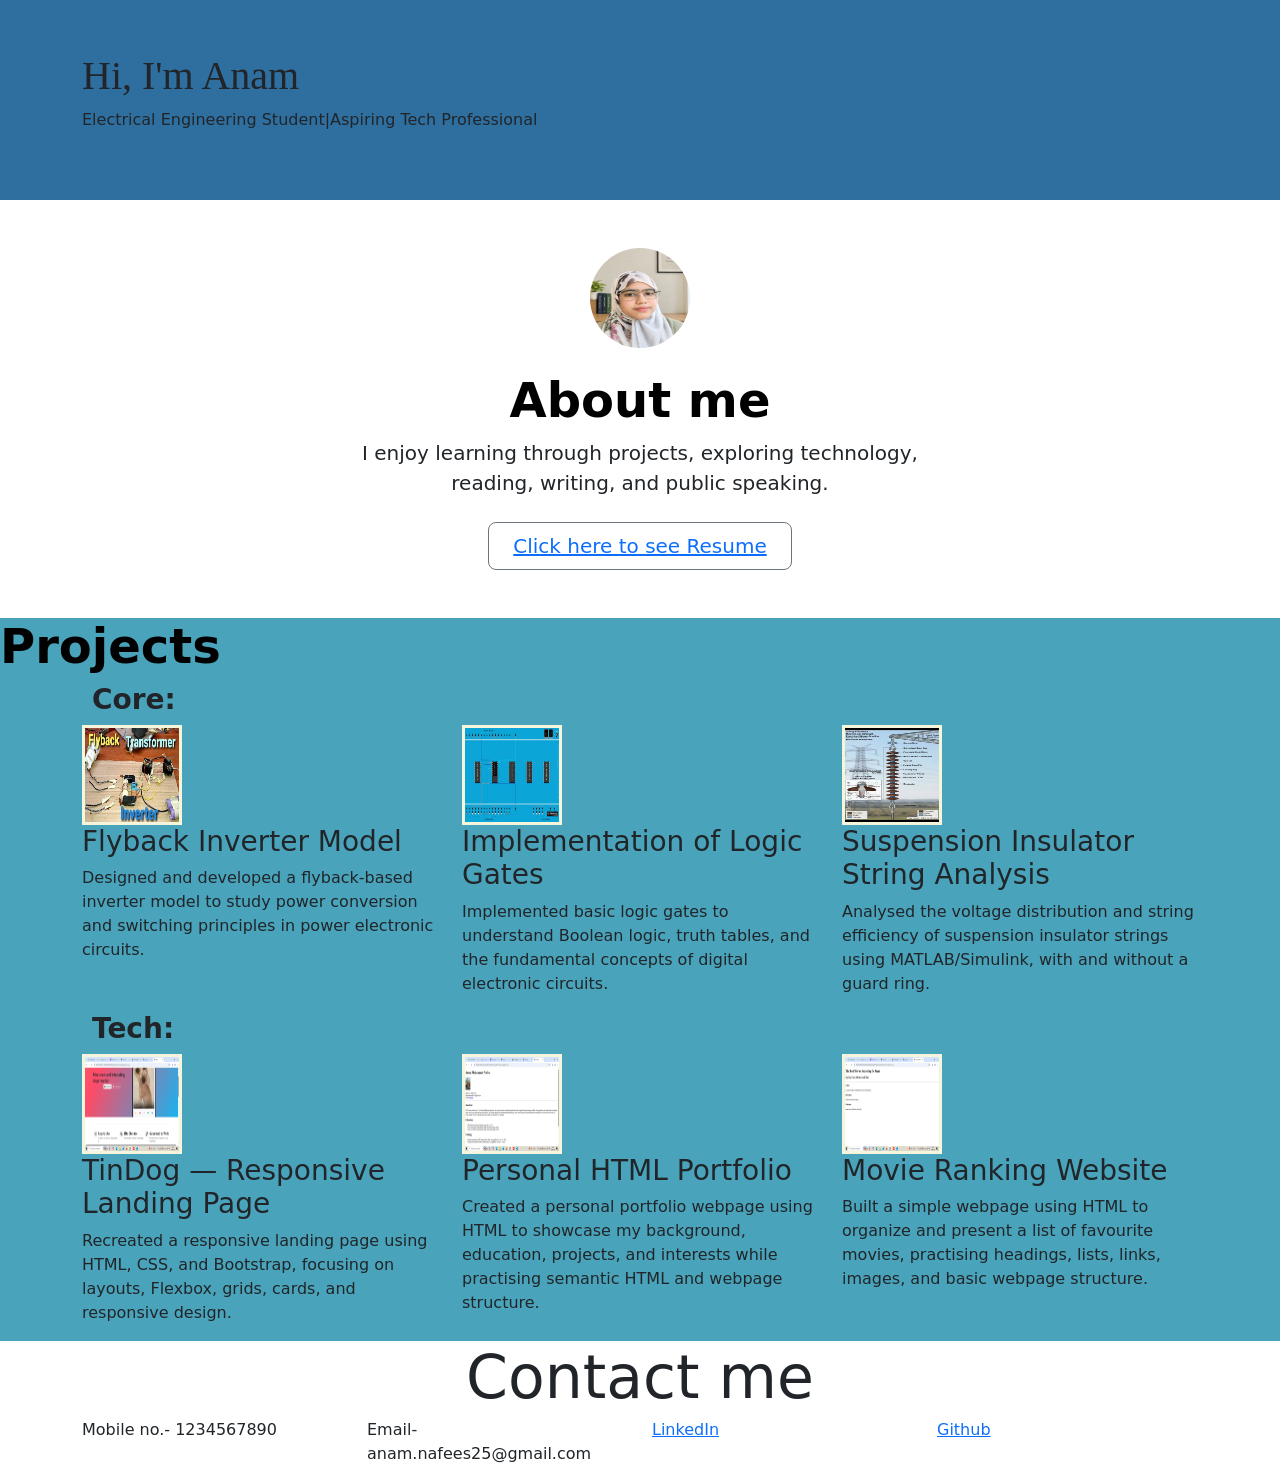
<file: index.html>
<!doctype html>
<html lang="en">
  <head>
    <meta charset="UTF-8" />
    <meta name="viewport" content="width=device-width, initial-scale=1.0" />
    <title>Document</title>
    <link rel="stylesheet" href="./style.css" />
    <link rel="preconnect" href="https://fonts.googleapis.com" />
    <link rel="preconnect" href="https://fonts.gstatic.com" crossorigin />
    <link
      href="https://fonts.googleapis.com/css2?family=Edu+NSW+ACT+Cursive:wght@400..700&family=Libre+Baskerville&display=swap"
      rel="stylesheet"
    />
    <link
      href="https://cdn.jsdelivr.net/npm/bootstrap@5.3.8/dist/css/bootstrap.min.css"
      rel="stylesheet"
      integrity="sha384-sRIl4kxILFvY47J16cr9ZwB07vP4J8+LH7qKQnuqkuIAvNWLzeN8tE5YBujZqJLB"
      crossorigin="anonymous"
    />
  </head>
  <body>
    <section class="greetings">
      <div class="container">
        <h1 class="title">Hi, I'm Anam</h1>
        <p>Electrical Engineering Student|Aspiring Tech Professional</p>
      </div>
    </section>
    <section class="hero">
      <div class="px-4 py-5 text-center">
        <img
          class="d-block mx-auto mb-4"
          src="./images/anam-image.png"
          alt="Anam's-image"
          width="100"
          height="100"
        />
        <h1 class="display-5 fw-bold text-body-emphasis">About me</h1>
        <div class="col-lg-6 mx-auto">
          <p class="lead mb-4">
            I enjoy learning through projects, exploring technology, reading,
            writing, and public speaking.
          </p>
          <div class="d-grid gap-2 d-sm-flex justify-content-sm-center">
            <button
              type="button"
              class="btn btn-outline-secondary btn-lg px-4 gap-3"
            >
              <a href="../Capsone Project 1/index.html"
                >Click here to see Resume</a
              >
            </button>
          </div>
        </div>
      </div>
    </section>
    <section class="projects-title">
      <h2 class="display-5 fw-bold text-body-emphasis">Projects</h2>

      <div class="container">
        <h3 style="margin-left: 10px; font-weight: bold">Core:</h3>
        <div class="row">
          <div class="col-lg-4 col-sm-12" m-5>
            <img
              class="item"
              src="./images/flyback-transformer.jpg"
              alt="flyback-transformer-image"
            />
            <h3>Flyback Inverter Model</h3>
            <p class="prop">
              Designed and developed a flyback-based inverter model to study
              power conversion and switching principles in power electronic
              circuits.
            </p>
          </div>
          <div class="col-lg-4 col-sm-12">
            <img
              class="item"
              src="./images/logic-gates.jpg"
              alt="logic-gates-image"
            />
            <h3>Implementation of Logic Gates</h3>
            <p class="prop">
              Implemented basic logic gates to understand Boolean logic, truth
              tables, and the fundamental concepts of digital electronic
              circuits.
            </p>
          </div>
          <div class="col-lg-4 col-sm-12">
            <img
              class="item"
              src="./images/suspension insulator.jpg"
              alt="suspension-insulator-image"
            />
            <h3>Suspension Insulator String Analysis</h3>
            <p class="prop">
              Analysed the voltage distribution and string efficiency of
              suspension insulator strings using MATLAB/Simulink, with and
              without a guard ring.
            </p>
          </div>
        </div>
        <h3 style="margin-left: 10px; font-weight: bold">Tech:</h3>
        <div class="row">
          <div class="col-lg-4 col-sm-12">
            <a href="./11.3 TinDog Project/index.html"
              ><img
                class="item"
                src="./images/tin-dog.png"
                alt="tindog image"
              />
            </a>
            <h3>TinDog — Responsive Landing Page</h3>
            <p class="prop">
              Recreated a responsive landing page using HTML, CSS, and
              Bootstrap, focusing on layouts, Flexbox, grids, cards, and
              responsive design.
            </p>
          </div>
          <div class="col-lg-4 col-sm-12">
            <a href="./Capsone Project 1/index.html">
              <img
                class="item"
                src="./images/portfolio.png"
                alt="portfolio-image"
            /></a>
            <h3>Personal HTML Portfolio</h3>
            <p class="prop">
              Created a personal portfolio webpage using HTML to showcase my
              background, education, projects, and interests while practising
              semantic HTML and webpage structure.
            </p>
          </div>
          <div class="col-lg-4 col-sm-12">
            <a href="./2.4 Movie Ranking Project/index.html">
              <img
                class="item"
                src="./images/movie-ranking.png"
                alt="movie-ranking project image"
            /></a>
            <h3>Movie Ranking Website</h3>
            <p class="prop">
              Built a simple webpage using HTML to organize and present a list
              of favourite movies, practising headings, lists, links, images,
              and basic webpage structure.
            </p>
          </div>
        </div>
      </div>
    </section>
    <section class="footer">
      <div class="container">
        <h1 style="text-align: center; font-size: 60px; margin-bottom: 5px">
          Contact me
        </h1>
        <div class="row con-det">
          <div class="col-lg-3 col-sm-12">Mobile no.- 1234567890</div>
          <div class="col-lg-3 col-sm-12">Email-anam.nafees25@gmail.com</div>
          <div class="col-lg-3 col-sm-12">
            <a href="https://www.linkedin.com/in/anam-nafees-aa807b368/"
              >LinkedIn</a
            >
          </div>
          <div class="col-lg-3 col-sm-12">
            <a href="https://github.com/Anam-786">Github</a>
          </div>
        </div>
      </div>
    </section>
  </body>
</html>
</file>
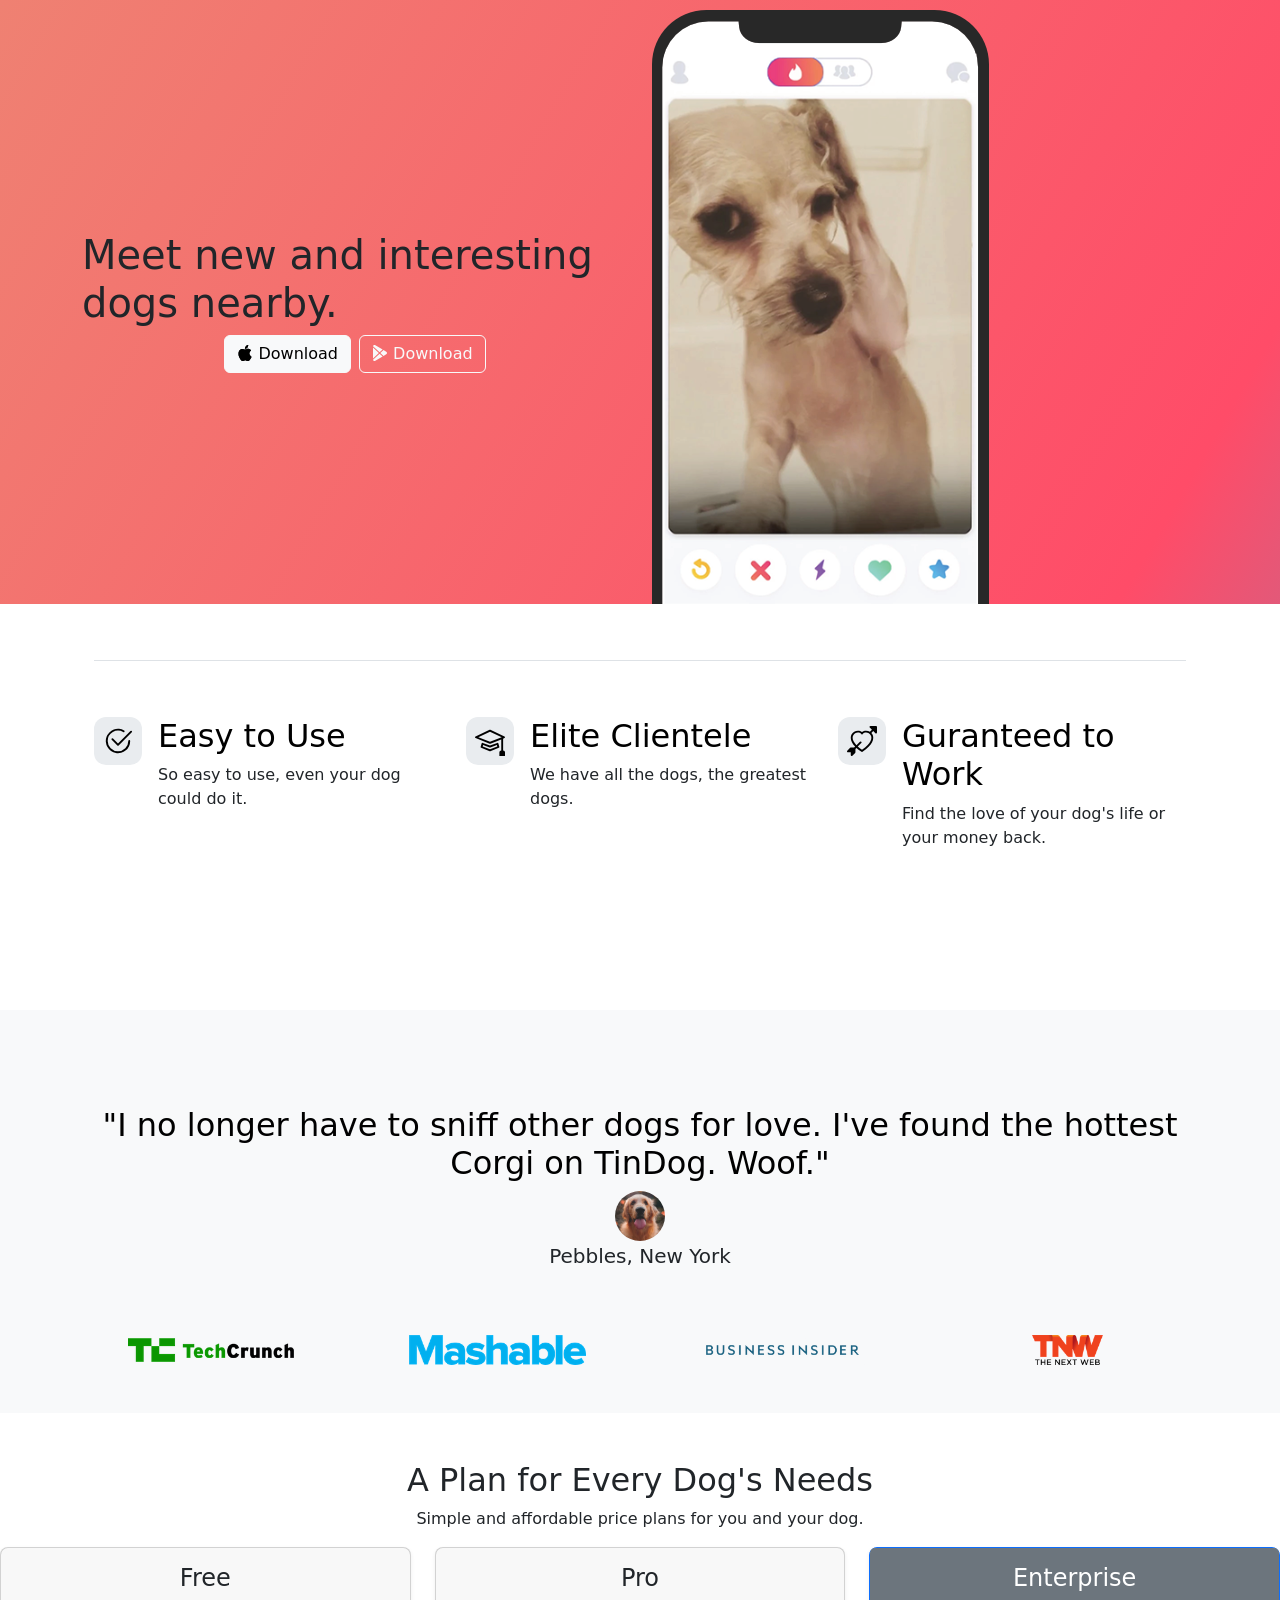
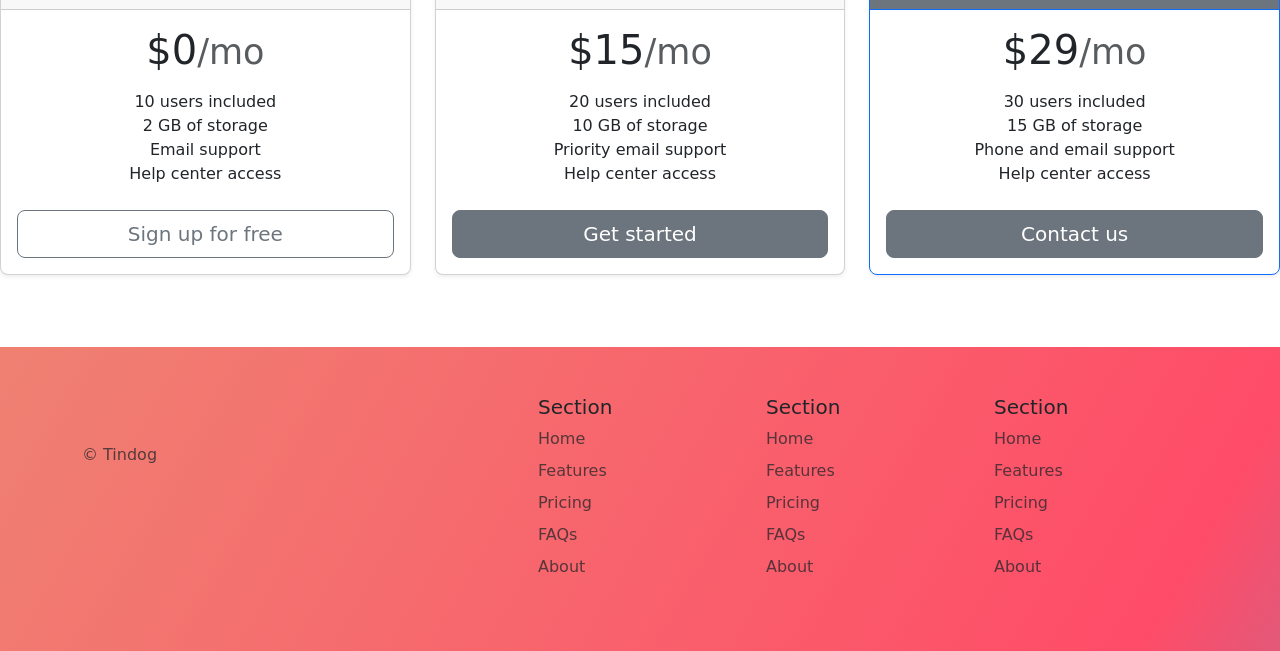
<file: 11.3 TinDog Project/index.html>
<!doctype html>
<html lang="en">
  <head>
    <meta charset="UTF-8" />
    <meta name="viewport" content="width=device-width, initial-scale=1.0" />
    <title>TinDog</title>
    <link rel="stylesheet" href="./css/style.css" />
    <link
      href="https://cdn.jsdelivr.net/npm/bootstrap@5.3.8/dist/css/bootstrap.min.css"
      rel="stylesheet"
      integrity="sha384-sRIl4kxILFvY47J16cr9ZwB07vP4J8+LH7qKQnuqkuIAvNWLzeN8tE5YBujZqJLB"
      crossorigin="anonymous"
    />
  </head>

  <body>
    <!-- Title -->
    <section id="title" class="gradient-background">
      <div class="container">
        <div class="row">
          <div class="col-lg-6 d-flex justify-content-center align-items-center flex-column"> 
            <h1>Meet new and interesting dogs nearby.</h1>
            <div class="d-flex gap-2">
            <button type="button" class="btn btn-light">
              <svg
                xmlns="http://www.w3.org/2000/svg"
                width="16"
                height="16"
                fill="currentColor"
                class="bi bi-apple mb-1"
                viewBox="0 0 16 16"
              >
                <path
                  d="M11.182.008C11.148-.03 9.923.023 8.857 1.18c-1.066 1.156-.902 2.482-.878 2.516.024.034 1.52.087 2.475-1.258.955-1.345.762-2.391.728-2.43Zm3.314 11.733c-.048-.096-2.325-1.234-2.113-3.422.212-2.189 1.675-2.789 1.698-2.854.023-.065-.597-.79-1.254-1.157a3.692 3.692 0 0 0-1.563-.434c-.108-.003-.483-.095-1.254.116-.508.139-1.653.589-1.968.607-.316.018-1.256-.522-2.267-.665-.647-.125-1.333.131-1.824.328-.49.196-1.422.754-2.074 2.237-.652 1.482-.311 3.83-.067 4.56.244.729.625 1.924 1.273 2.796.576.984 1.34 1.667 1.659 1.899.319.232 1.219.386 1.843.067.502-.308 1.408-.485 1.766-.472.357.013 1.061.154 1.782.539.571.197 1.111.115 1.652-.105.541-.221 1.324-1.059 2.238-2.758.347-.79.505-1.217.473-1.282Z"
                />
                <path
                  d="M11.182.008C11.148-.03 9.923.023 8.857 1.18c-1.066 1.156-.902 2.482-.878 2.516.024.034 1.52.087 2.475-1.258.955-1.345.762-2.391.728-2.43Zm3.314 11.733c-.048-.096-2.325-1.234-2.113-3.422.212-2.189 1.675-2.789 1.698-2.854.023-.065-.597-.79-1.254-1.157a3.692 3.692 0 0 0-1.563-.434c-.108-.003-.483-.095-1.254.116-.508.139-1.653.589-1.968.607-.316.018-1.256-.522-2.267-.665-.647-.125-1.333.131-1.824.328-.49.196-1.422.754-2.074 2.237-.652 1.482-.311 3.83-.067 4.56.244.729.625 1.924 1.273 2.796.576.984 1.34 1.667 1.659 1.899.319.232 1.219.386 1.843.067.502-.308 1.408-.485 1.766-.472.357.013 1.061.154 1.782.539.571.197 1.111.115 1.652-.105.541-.221 1.324-1.059 2.238-2.758.347-.79.505-1.217.473-1.282Z"
                />
              </svg>
              Download
            </button>
            <button type="button" class="btn btn-outline-light">
              <svg
                xmlns="http://www.w3.org/2000/svg"
                width="16"
                height="16"
                fill="currentColor"
                class="bi bi-google-play mb-1"
                viewBox="0 0 16 16"
              >
                <path
                  d="M14.222 9.374c1.037-.61 1.037-2.137 0-2.748L11.528 5.04 8.32 8l3.207 2.96 2.694-1.586Zm-3.595 2.116L7.583 8.68 1.03 14.73c.201 1.029 1.36 1.61 2.303 1.055l7.294-4.295ZM1 13.396V2.603L6.846 8 1 13.396ZM1.03 1.27l6.553 6.05 3.044-2.81L3.333.215C2.39-.341 1.231.24 1.03 1.27Z"
                />
              </svg>
              Download
            </button></div>
          </div>

          <div class="col-lg-6">
            <img
              class="title-image"
              src="./images/iphone.png"
              alt="title-image"
            />
          </div>
        </div>
      </div>
    </section>
    <!-- Features -->
    <section id="features">
      <div class="container px-4 py-5" id="hanging-icons">
        <h2 class="pb-2 border-bottom"></h2>
        <div class="row g-4 py-5 row-cols-1 row-cols-lg-3">
          <div class="col d-flex align-items-start">
            <div
              class="icon-square text-body-emphasis bg-body-secondary d-inline-flex align-items-center justify-content-center fs-4 flex-shrink-0 me-3"
            >
              
              <svg
                xmlns="http://www.w3.org/2000/svg"
                height="30"
                fill="currentColor"
                class="bi bi-check2-circle"
                viewBox="0 0 16 16"
              >
                <path
                  d="M2.5 8a5.5 5.5 0 0 1 8.25-4.764.5.5 0 0 0 .5-.866A6.5 6.5 0 1 0 14.5 8a.5.5 0 0 0-1 0 5.5 5.5 0 1 1-11 0z"
                />
                <path
                  d="M15.354 3.354a.5.5 0 0 0-.708-.708L8 9.293 5.354 6.646a.5.5 0 1 0-.708.708l3 3a.5.5 0 0 0 .708 0l7-7z"
                />
              </svg>
            </div>
            <div>
              <h3 class="fs-2 text-body-emphasis">Easy to Use</h3>
              <p>So easy to use, even your dog could do it.</p>
            </div>
          </div>
          <div class="col d-flex align-items-start">
            <div
              class="icon-square text-body-emphasis bg-body-secondary d-inline-flex align-items-center justify-content-center fs-4 flex-shrink-0 me-3"
            >
              
              <svg
                xmlns="http://www.w3.org/2000/svg"
                height="30"
                fill="currentColor"
                class="bi bi-mortarboard"
                viewBox="0 0 16 16"
              >
                <path
                  d="M8.211 2.047a.5.5 0 0 0-.422 0l-7.5 3.5a.5.5 0 0 0 .025.917l7.5 3a.5.5 0 0 0 .372 0L14 7.14V13a1 1 0 0 0-1 1v2h3v-2a1 1 0 0 0-1-1V6.739l.686-.275a.5.5 0 0 0 .025-.917l-7.5-3.5ZM8 8.46 1.758 5.965 8 3.052l6.242 2.913L8 8.46Z"
                />
                <path
                  d="M4.176 9.032a.5.5 0 0 0-.656.327l-.5 1.7a.5.5 0 0 0 .294.605l4.5 1.8a.5.5 0 0 0 .372 0l4.5-1.8a.5.5 0 0 0 .294-.605l-.5-1.7a.5.5 0 0 0-.656-.327L8 10.466 4.176 9.032Zm-.068 1.873.22-.748 3.496 1.311a.5.5 0 0 0 .352 0l3.496-1.311.22.748L8 12.46l-3.892-1.556Z"
                />
              </svg>
            </div>
            <div>
              <h3 class="fs-2 text-body-emphasis">Elite Clientele</h3>
              <p>We have all the dogs, the greatest dogs.</p>
            </div>
          </div>
          <div class="col d-flex align-items-start">
            <div
              class="icon-square text-body-emphasis bg-body-secondary d-inline-flex align-items-center justify-content-center fs-4 flex-shrink-0 me-3"
            >
              
              <svg
                xmlns="http://www.w3.org/2000/svg"
                height="30"
                fill="currentColor"
                class="bi bi-arrow-through-heart"
                viewBox="0 0 16 16"
              >
                <path
                  fill-rule="evenodd"
                  d="M2.854 15.854A.5.5 0 0 1 2 15.5V14H.5a.5.5 0 0 1-.354-.854l1.5-1.5A.5.5 0 0 1 2 11.5h1.793l.53-.53c-.771-.802-1.328-1.58-1.704-2.32-.798-1.575-.775-2.996-.213-4.092C3.426 2.565 6.18 1.809 8 3.233c1.25-.98 2.944-.928 4.212-.152L13.292 2 12.147.854A.5.5 0 0 1 12.5 0h3a.5.5 0 0 1 .5.5v3a.5.5 0 0 1-.854.354L14 2.707l-1.006 1.006c.236.248.44.531.6.845.562 1.096.585 2.517-.213 4.092-.793 1.563-2.395 3.288-5.105 5.08L8 13.912l-.276-.182a21.86 21.86 0 0 1-2.685-2.062l-.539.54V14a.5.5 0 0 1-.146.354l-1.5 1.5Zm2.893-4.894A20.419 20.419 0 0 0 8 12.71c2.456-1.666 3.827-3.207 4.489-4.512.679-1.34.607-2.42.215-3.185-.817-1.595-3.087-2.054-4.346-.761L8 4.62l-.358-.368c-1.259-1.293-3.53-.834-4.346.761-.392.766-.464 1.845.215 3.185.323.636.815 1.33 1.519 2.065l1.866-1.867a.5.5 0 1 1 .708.708L5.747 10.96Z"
                />
              </svg>
            </div>
            <div>
              <h3 class="fs-2 text-body-emphasis">Guranteed to Work</h3>
              <p>Find the love of your dog's life or your money back.</p>
            </div>
          </div>
        </div>
      </div>
    </section>
    <!-- Testimonial -->
    <section id="testimonial">
      <div class="my-5">
        <div class="p-5 text-center bg-body-tertiary">
          <div class="container py-5">
            <h2 class="text-body-emphasis">
              "I no longer have to sniff other dogs for love. I've found the
              hottest Corgi on TinDog. Woof."
            </h2>
            <img
              class="dog-image"
              src="./images/dog-img.jpg"
              alt="dog-image"
              height="50px"
            />
            <p class="col-lg-8 mx-auto lead">Pebbles, New York</p>
          </div>
          <div class="container">
            <div class="row">
              <div class="col-lg-3 col-sm-12">
                <img src="./images/techcrunch.png" height="30" />
              </div>
              <div class="col-lg-3 col-sm-12">
                <img src="./images/mashable.png" height="30" />
              </div>
              <div class="col-lg-3 col-sm-12">
                <img src="./images/bizinsider.png" height="30" />
              </div>
              <div class="col-lg-3 col-sm-12">
                <img src="./images/tnw.png" height="30" />
              </div>
            </div>
          </div>
        </div>
      </div>
    </section>
    <!-- Pricing -->
    <section id="pricing">
      <div class="pricing-header text-center">
      <h2>A Plan for Every Dog's Needs</h2>
      <p>
        Simple and affordable price plans for you and your dog.
      </p></div>
      <div class="row row-cols-1 row-cols-md-3 mb-3 text-center">
        <div class="col">
          <div class="card mb-4 rounded-3 shadow-sm">
            <div class="card-header py-3">
              <h4 class="my-0 fw-normal">Free</h4>
            </div>
            <div class="card-body">
              <h1 class="card-title pricing-card-title">
                $0<small class="text-body-secondary fw-light">/mo</small>
              </h1>
              <ul class="list-unstyled mt-3 mb-4">
                <li>10 users included</li>
                <li>2 GB of storage</li>
                <li>Email support</li>
                <li>Help center access</li>
              </ul>
              <button
                type="button"
                class="w-100 btn btn-lg btn-outline-secondary"
              >
                Sign up for free
              </button>
            </div>
          </div>
        </div>
        <div class="col">
          <div class="card mb-4 rounded-3 shadow-sm">
            <div class="card-header py-3">
              <h4 class="my-0 fw-normal">Pro</h4>
            </div>
            <div class="card-body">
              <h1 class="card-title pricing-card-title">
                $15<small class="text-body-secondary fw-light">/mo</small>
              </h1>
              <ul class="list-unstyled mt-3 mb-4">
                <li>20 users included</li>
                <li>10 GB of storage</li>
                <li>Priority email support</li>
                <li>Help center access</li>
              </ul>
              <button type="button" class="w-100 btn btn-lg btn-secondary">
                Get started
              </button>
            </div>
          </div>
        </div>
        <div class="col">
          <div class="card mb-4 rounded-3 shadow-sm border-primary">
            <div class="card-header py-3 text-bg-secondary border-primary">
              <h4 class="my-0 fw-normal">Enterprise</h4>
            </div>
            <div class="card-body">
              <h1 class="card-title pricing-card-title">
                $29<small class="text-body-secondary fw-light">/mo</small>
              </h1>
              <ul class="list-unstyled mt-3 mb-4">
                <li>30 users included</li>
                <li>15 GB of storage</li>
                <li>Phone and email support</li>
                <li>Help center access</li>
              </ul>
              <button type="button" class="w-100 btn btn-lg btn-secondary">
                Contact us
              </button>
            </div>
          </div>
        </div>
      </div>
    </section>
    <!-- Footer -->
    <section id="footer" class="gradient-background">
      <div class="container">
        <footer
          class="row row-cols-1 row-cols-sm-2 row-cols-md-5 py-5 mt-5"
        >
          <div class="col mb-3">
            <a
              href="/"
              class="d-flex align-items-center mb-3 link-body-emphasis text-decoration-none"
              aria-label="Bootstrap"
            >
              <svg class="bi me-2" width="40" height="32" aria-hidden="true">
                <use xlink:href="#bootstrap"></use>
              </svg>
            </a>
            <p class="text-body-secondary">© Tindog</p>
          </div>
          <div class="col mb-3"></div>
          <div class="col mb-3">
            <h5>Section</h5>
            <ul class="nav flex-column">
              <li class="nav-item mb-2">
                <a href="#" class="nav-link p-0 text-body-secondary">Home</a>
              </li>
              <li class="nav-item mb-2">
                <a href="#" class="nav-link p-0 text-body-secondary"
                  >Features</a
                >
              </li>
              <li class="nav-item mb-2">
                <a href="#" class="nav-link p-0 text-body-secondary">Pricing</a>
              </li>
              <li class="nav-item mb-2">
                <a href="#" class="nav-link p-0 text-body-secondary">FAQs</a>
              </li>
              <li class="nav-item mb-2">
                <a href="#" class="nav-link p-0 text-body-secondary">About</a>
              </li>
            </ul>
          </div>
          <div class="col mb-3">
            <h5>Section</h5>
            <ul class="nav flex-column">
              <li class="nav-item mb-2">
                <a href="#" class="nav-link p-0 text-body-secondary">Home</a>
              </li>
              <li class="nav-item mb-2">
                <a href="#" class="nav-link p-0 text-body-secondary"
                  >Features</a
                >
              </li>
              <li class="nav-item mb-2">
                <a href="#" class="nav-link p-0 text-body-secondary">Pricing</a>
              </li>
              <li class="nav-item mb-2">
                <a href="#" class="nav-link p-0 text-body-secondary">FAQs</a>
              </li>
              <li class="nav-item mb-2">
                <a href="#" class="nav-link p-0 text-body-secondary">About</a>
              </li>
            </ul>
          </div>
          <div class="col mb-3">
            <h5>Section</h5>
            <ul class="nav flex-column">
              <li class="nav-item mb-2">
                <a href="#" class="nav-link p-0 text-body-secondary">Home</a>
              </li>
              <li class="nav-item mb-2">
                <a href="#" class="nav-link p-0 text-body-secondary"
                  >Features</a
                >
              </li>
              <li class="nav-item mb-2">
                <a href="#" class="nav-link p-0 text-body-secondary">Pricing</a>
              </li>
              <li class="nav-item mb-2">
                <a href="#" class="nav-link p-0 text-body-secondary">FAQs</a>
              </li>
              <li class="nav-item mb-2">
                <a href="#" class="nav-link p-0 text-body-secondary">About</a>
              </li>
            </ul>
          </div>
        </footer>
      </div>
    </section>
  </body>
</html>
</file>
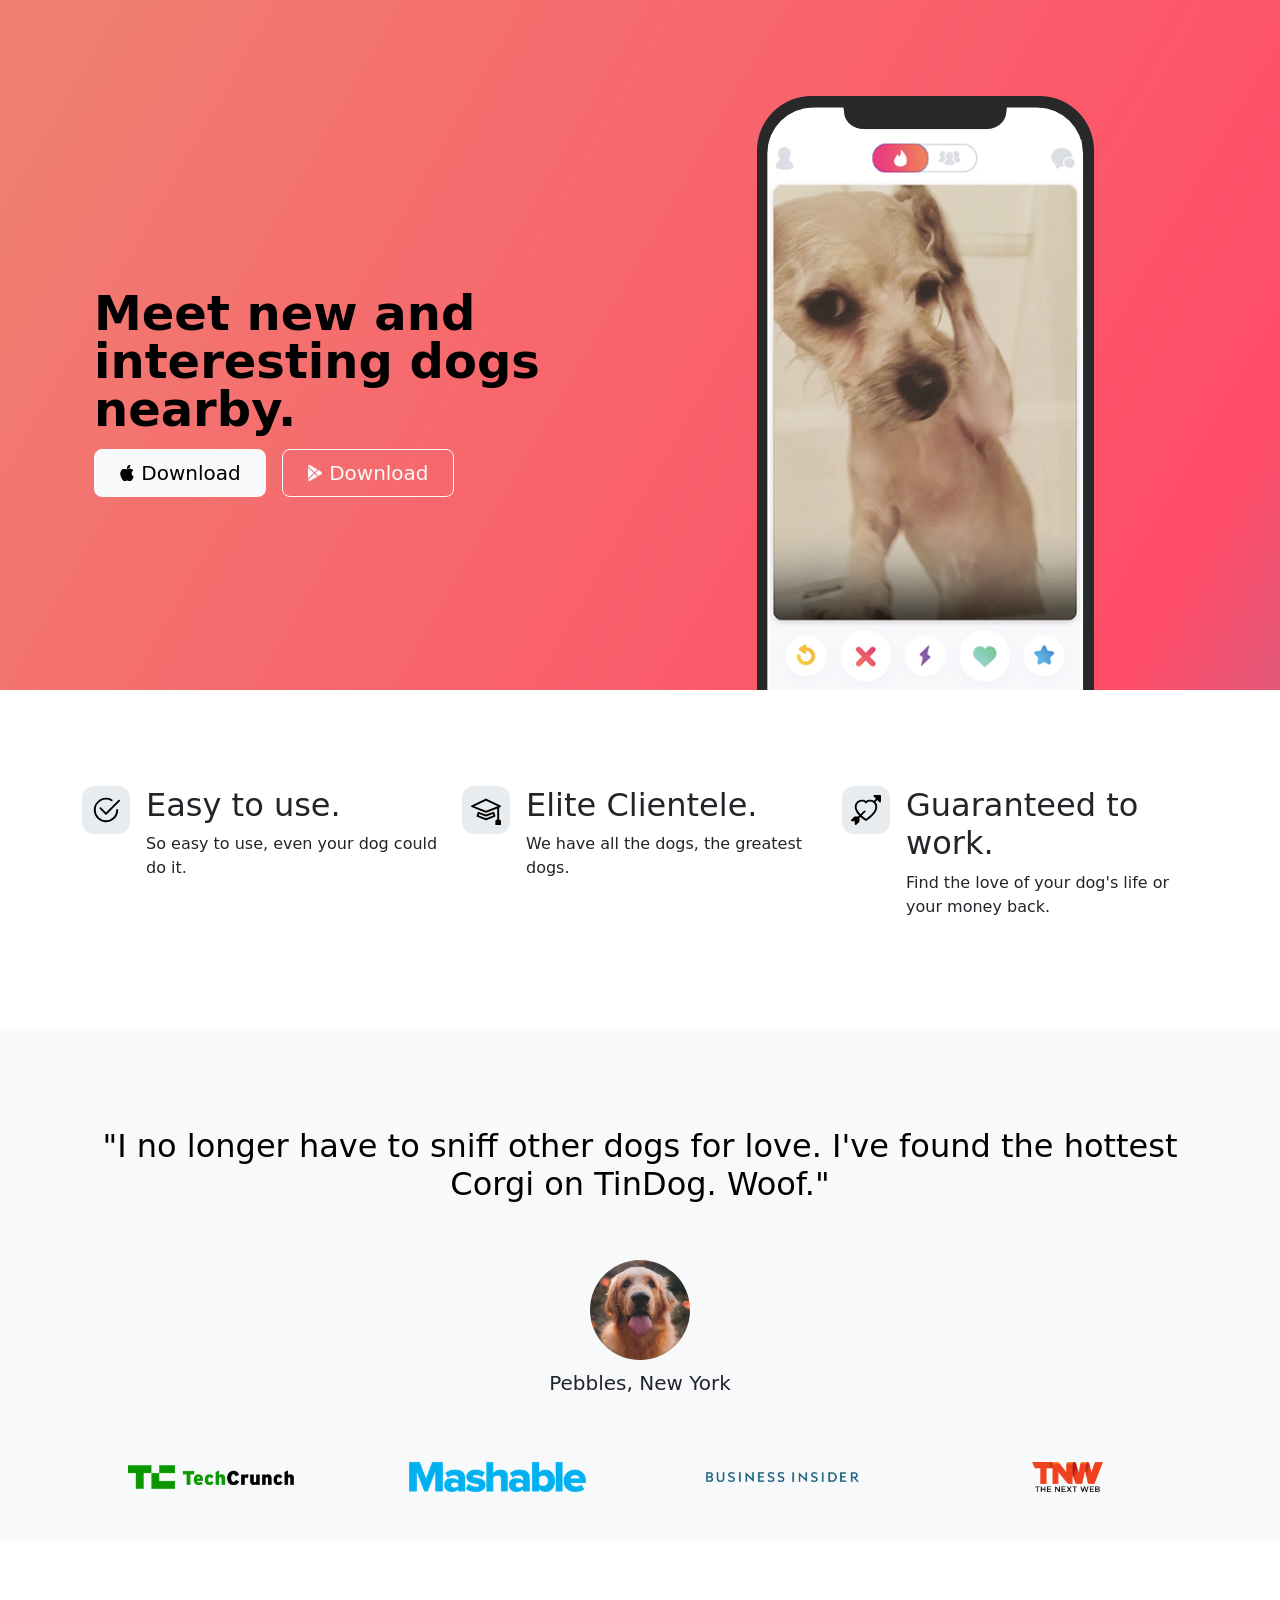
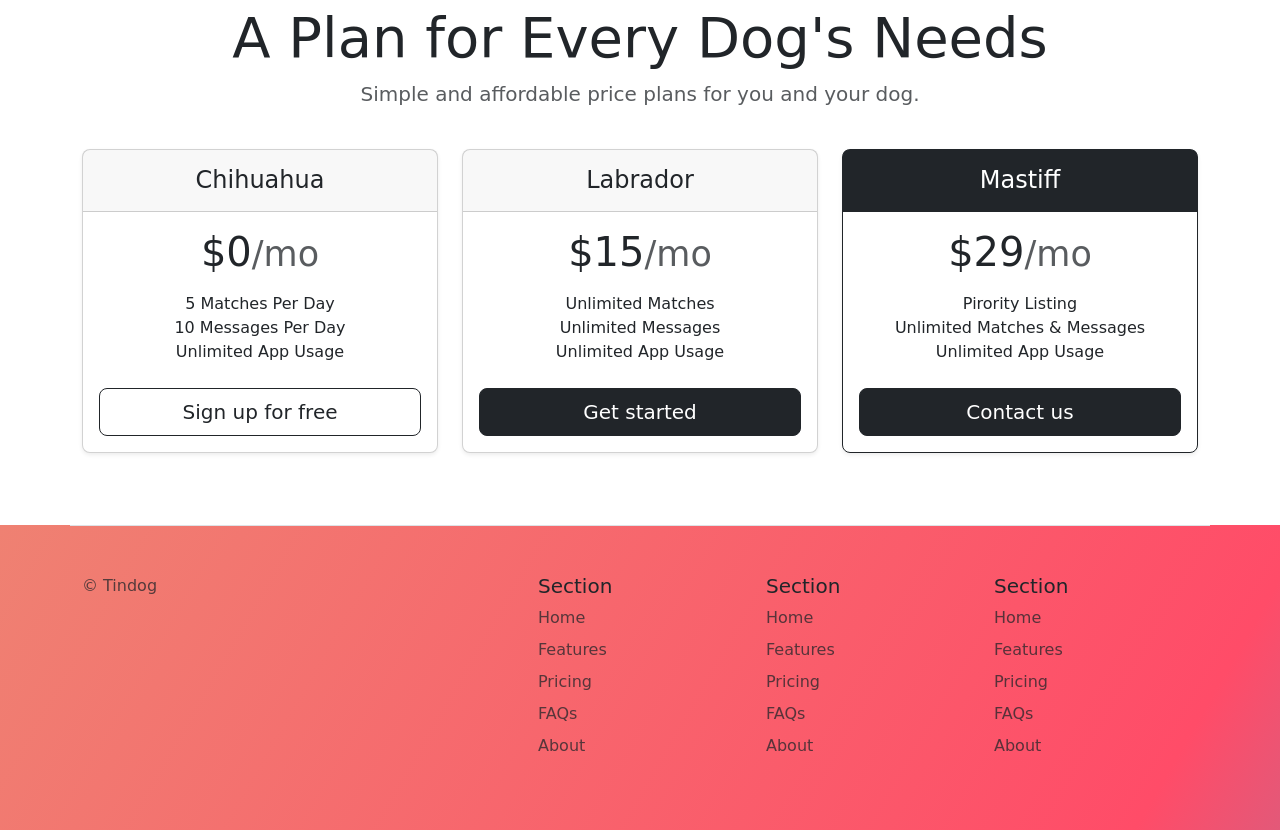
<file: 11.3 TinDog Project/solution.html>
<!DOCTYPE html>
<html lang="en">

<head>
  <meta charset="UTF-8">
  <meta name="viewport" content="width=device-width, initial-scale=1.0">
  <title>TinDog</title>
  <link href="https://cdn.jsdelivr.net/npm/bootstrap@5.3.0-alpha3/dist/css/bootstrap.min.css" rel="stylesheet"
    integrity="sha384-KK94CHFLLe+nY2dmCWGMq91rCGa5gtU4mk92HdvYe+M/SXH301p5ILy+dN9+nJOZ" crossorigin="anonymous">
  <link rel="stylesheet" href="./css/solution.css">
</head>

<body>


  <!-- Title -->
  <section id="title" class="gradient-background">

    <div class="container col-xxl-8 px-4 pt-5">
      <div class="row flex-lg-row-reverse align-items-center g-5 pt-5">
        <div class="col-10 col-sm-8 col-lg-6">
          <img src="./images/iphone.png" class="d-block mx-lg-auto img-fluid" alt="Bootstrap Themes" height="200"
            loading="lazy">
        </div>
        <div class="col-lg-6">
          <h1 class="display-5 fw-bold text-body-emphasis lh-1 mb-3">Meet new and interesting dogs nearby.</h1>

          <div class="d-grid gap-2 d-md-flex justify-content-md-start">
            <button type="button" class="btn btn-light btn-lg px-4 me-md-2"><svg xmlns="http://www.w3.org/2000/svg"
                width="16" height="16" fill="currentColor" class="bi bi-apple mb-1" viewBox="0 0 16 16">
                <path
                  d="M11.182.008C11.148-.03 9.923.023 8.857 1.18c-1.066 1.156-.902 2.482-.878 2.516.024.034 1.52.087 2.475-1.258.955-1.345.762-2.391.728-2.43Zm3.314 11.733c-.048-.096-2.325-1.234-2.113-3.422.212-2.189 1.675-2.789 1.698-2.854.023-.065-.597-.79-1.254-1.157a3.692 3.692 0 0 0-1.563-.434c-.108-.003-.483-.095-1.254.116-.508.139-1.653.589-1.968.607-.316.018-1.256-.522-2.267-.665-.647-.125-1.333.131-1.824.328-.49.196-1.422.754-2.074 2.237-.652 1.482-.311 3.83-.067 4.56.244.729.625 1.924 1.273 2.796.576.984 1.34 1.667 1.659 1.899.319.232 1.219.386 1.843.067.502-.308 1.408-.485 1.766-.472.357.013 1.061.154 1.782.539.571.197 1.111.115 1.652-.105.541-.221 1.324-1.059 2.238-2.758.347-.79.505-1.217.473-1.282Z" />
                <path
                  d="M11.182.008C11.148-.03 9.923.023 8.857 1.18c-1.066 1.156-.902 2.482-.878 2.516.024.034 1.52.087 2.475-1.258.955-1.345.762-2.391.728-2.43Zm3.314 11.733c-.048-.096-2.325-1.234-2.113-3.422.212-2.189 1.675-2.789 1.698-2.854.023-.065-.597-.79-1.254-1.157a3.692 3.692 0 0 0-1.563-.434c-.108-.003-.483-.095-1.254.116-.508.139-1.653.589-1.968.607-.316.018-1.256-.522-2.267-.665-.647-.125-1.333.131-1.824.328-.49.196-1.422.754-2.074 2.237-.652 1.482-.311 3.83-.067 4.56.244.729.625 1.924 1.273 2.796.576.984 1.34 1.667 1.659 1.899.319.232 1.219.386 1.843.067.502-.308 1.408-.485 1.766-.472.357.013 1.061.154 1.782.539.571.197 1.111.115 1.652-.105.541-.221 1.324-1.059 2.238-2.758.347-.79.505-1.217.473-1.282Z" />
              </svg> Download</button>
            <button type="button" class="btn btn-outline-light btn-lg px-4"><svg xmlns="http://www.w3.org/2000/svg"
                width="16" height="16" fill="currentColor" class="bi bi-google-play mb-1" viewBox="0 0 16 16">
                <path
                  d="M14.222 9.374c1.037-.61 1.037-2.137 0-2.748L11.528 5.04 8.32 8l3.207 2.96 2.694-1.586Zm-3.595 2.116L7.583 8.68 1.03 14.73c.201 1.029 1.36 1.61 2.303 1.055l7.294-4.295ZM1 13.396V2.603L6.846 8 1 13.396ZM1.03 1.27l6.553 6.05 3.044-2.81L3.333.215C2.39-.341 1.231.24 1.03 1.27Z" />
              </svg> Download</button>
          </div>
        </div>
      </div>
    </div>
  </section>
  <!-- Features -->
  <section id="features">
    <div class="container mt-5">
      <div class="row g-4 py-5 row-cols-1 row-cols-lg-3">
        <div class="col d-flex align-items-start">
          <div
            class="icon-square text-body-emphasis bg-body-secondary d-inline-flex align-items-center justify-content-center fs-4 flex-shrink-0 me-3">
            <svg xmlns="http://www.w3.org/2000/svg" height="30" fill="currentColor" class="bi bi-check2-circle"
              viewBox="0 0 16 16">
              <path
                d="M2.5 8a5.5 5.5 0 0 1 8.25-4.764.5.5 0 0 0 .5-.866A6.5 6.5 0 1 0 14.5 8a.5.5 0 0 0-1 0 5.5 5.5 0 1 1-11 0z" />
              <path
                d="M15.354 3.354a.5.5 0 0 0-.708-.708L8 9.293 5.354 6.646a.5.5 0 1 0-.708.708l3 3a.5.5 0 0 0 .708 0l7-7z" />
            </svg>
          </div>
          <div>
            <h3 class="fs-2">Easy to use.</h3>
            <p>So easy to use, even your dog could do it.</p>

          </div>
        </div>
        <div class="col d-flex align-items-start">
          <div
            class="icon-square text-body-emphasis bg-body-secondary d-inline-flex align-items-center justify-content-center fs-4 flex-shrink-0 me-3">
            <svg xmlns="http://www.w3.org/2000/svg" height="30" fill="currentColor" class="bi bi-mortarboard"
              viewBox="0 0 16 16">
              <path
                d="M8.211 2.047a.5.5 0 0 0-.422 0l-7.5 3.5a.5.5 0 0 0 .025.917l7.5 3a.5.5 0 0 0 .372 0L14 7.14V13a1 1 0 0 0-1 1v2h3v-2a1 1 0 0 0-1-1V6.739l.686-.275a.5.5 0 0 0 .025-.917l-7.5-3.5ZM8 8.46 1.758 5.965 8 3.052l6.242 2.913L8 8.46Z" />
              <path
                d="M4.176 9.032a.5.5 0 0 0-.656.327l-.5 1.7a.5.5 0 0 0 .294.605l4.5 1.8a.5.5 0 0 0 .372 0l4.5-1.8a.5.5 0 0 0 .294-.605l-.5-1.7a.5.5 0 0 0-.656-.327L8 10.466 4.176 9.032Zm-.068 1.873.22-.748 3.496 1.311a.5.5 0 0 0 .352 0l3.496-1.311.22.748L8 12.46l-3.892-1.556Z" />
            </svg>
          </div>
          <div>
            <h3 class="fs-2">Elite Clientele.</h3>
            <p>We have all the dogs, the greatest dogs.</p>

          </div>
        </div>
        <div class="col d-flex align-items-start">
          <div
            class="icon-square text-body-emphasis bg-body-secondary d-inline-flex align-items-center justify-content-center fs-4 flex-shrink-0 me-3">
            <svg xmlns="http://www.w3.org/2000/svg" height="30" fill="currentColor" class="bi bi-arrow-through-heart"
              viewBox="0 0 16 16">
              <path fill-rule="evenodd"
                d="M2.854 15.854A.5.5 0 0 1 2 15.5V14H.5a.5.5 0 0 1-.354-.854l1.5-1.5A.5.5 0 0 1 2 11.5h1.793l.53-.53c-.771-.802-1.328-1.58-1.704-2.32-.798-1.575-.775-2.996-.213-4.092C3.426 2.565 6.18 1.809 8 3.233c1.25-.98 2.944-.928 4.212-.152L13.292 2 12.147.854A.5.5 0 0 1 12.5 0h3a.5.5 0 0 1 .5.5v3a.5.5 0 0 1-.854.354L14 2.707l-1.006 1.006c.236.248.44.531.6.845.562 1.096.585 2.517-.213 4.092-.793 1.563-2.395 3.288-5.105 5.08L8 13.912l-.276-.182a21.86 21.86 0 0 1-2.685-2.062l-.539.54V14a.5.5 0 0 1-.146.354l-1.5 1.5Zm2.893-4.894A20.419 20.419 0 0 0 8 12.71c2.456-1.666 3.827-3.207 4.489-4.512.679-1.34.607-2.42.215-3.185-.817-1.595-3.087-2.054-4.346-.761L8 4.62l-.358-.368c-1.259-1.293-3.53-.834-4.346.761-.392.766-.464 1.845.215 3.185.323.636.815 1.33 1.519 2.065l1.866-1.867a.5.5 0 1 1 .708.708L5.747 10.96Z" />
            </svg>
          </div>
          <div>
            <h3 class="fs-2">Guaranteed to work.</h3>
            <p>Find the love of your dog's life or your money back.</p>

          </div>
        </div>
      </div>
    </div>
  </section>
  <!-- Testimonial -->
  <section id="testimonial">
    <div class="my-5">
      <div class="p-5 text-center bg-body-tertiary">
        <div class="container py-5">
          <h2 class="text-body-emphasis">"I no longer have to sniff other dogs for love. I've found the hottest Corgi on
            TinDog. Woof."</h2>
          <img class="profile-img mt-5" src="./images/dog-img.jpg" alt="dog image">
          <p class="col-lg-8 mx-auto lead mt-2">
            Pebbles, New York
          </p>
        </div>

        <div class="container">
          <div class="row">
            <div class="col-lg-3 col-sm-12">
              <img src="./images/techcrunch.png" alt="techcrunch" height="30">
            </div>
            <div class="col-lg-3 col-sm-12">
              <img src="./images/mashable.png" alt="mashable" height="30">
            </div>
            <div class="col-lg-3 col-sm-12">
              <img src="./images/bizinsider.png" alt="bizinsider" height="30">
            </div>
            <div class="col-lg-3 col-sm-12">
              <img src="./images/tnw.png" alt="tnw" height="30">
            </div>
          </div>
        </div>
      </div>
    </div>
  </section>
  <!-- Pricing -->
  <section id="pricing">
    <div class="container">
      <div class="pricing-header p-3 pb-md-4 mx-auto text-center">
        <h2 class="display-4 fw-normal">A Plan for Every Dog's Needs</h2>
        <p class="fs-5 text-body-secondary">Simple and affordable price plans for you and your dog.
      </div>
      <div class="row row-cols-1 row-cols-md-3 mb-3 text-center">
        <div class="col">
          <div class="card mb-4 rounded-3 shadow-sm">
            <div class="card-header py-3">
              <h4 class="my-0 fw-normal">Chihuahua</h4>
            </div>
            <div class="card-body">
              <h1 class="card-title pricing-card-title">$0<small class="text-body-secondary fw-light">/mo</small></h1>
              <ul class="list-unstyled mt-3 mb-4">
                <li>5 Matches Per Day</li>
                <li>10 Messages Per Day</li>
                <li>Unlimited App Usage</li>
              </ul>
              <button type="button" class="w-100 btn btn-lg btn-outline-dark">Sign up for free</button>
            </div>
          </div>
        </div>
        <div class="col">
          <div class="card mb-4 rounded-3 shadow-sm">
            <div class="card-header py-3">
              <h4 class="my-0 fw-normal">Labrador</h4>
            </div>
            <div class="card-body">
              <h1 class="card-title pricing-card-title">$15<small class="text-body-secondary fw-light">/mo</small></h1>
              <ul class="list-unstyled mt-3 mb-4">
                <li>Unlimited Matches</li>
                <li>Unlimited Messages</li>
                <li>Unlimited App Usage</li>
              </ul>
              <button type="button" class="w-100 btn btn-lg btn-dark">Get started</button>
            </div>
          </div>
        </div>
        <div class="col">
          <div class="card mb-4 rounded-3 shadow-sm border-dark">
            <div class="card-header py-3 text-bg-dark border-dark">
              <h4 class="my-0 fw-normal">Mastiff</h4>
            </div>
            <div class="card-body">
              <h1 class="card-title pricing-card-title">$29<small class="text-body-secondary fw-light">/mo</small></h1>
              <ul class="list-unstyled mt-3 mb-4">
                <li>Pirority Listing</li>
                <li>Unlimited Matches & Messages</li>
                <li>Unlimited App Usage</li>
              </ul>
              <button type="button" class="w-100 btn btn-lg btn-dark">Contact us</button>
            </div>
          </div>
        </div>
      </div>
    </div>
  </section>
  <!-- Footer -->
  <section id="contact" class="gradient-background">
    <div class="container ">
      <footer class="row row-cols-1 row-cols-sm-2 row-cols-md-5 py-5 mt-5 border-top">
        <div class="col mb-3">

          <p class="text-body-secondary">© Tindog</p>
        </div>

        <div class="col mb-3">

        </div>

        <div class="col mb-3">
          <h5>Section</h5>
          <ul class="nav flex-column">
            <li class="nav-item mb-2"><a href="#" class="nav-link p-0 text-body-secondary">Home</a></li>
            <li class="nav-item mb-2"><a href="#" class="nav-link p-0 text-body-secondary">Features</a></li>
            <li class="nav-item mb-2"><a href="#" class="nav-link p-0 text-body-secondary">Pricing</a></li>
            <li class="nav-item mb-2"><a href="#" class="nav-link p-0 text-body-secondary">FAQs</a></li>
            <li class="nav-item mb-2"><a href="#" class="nav-link p-0 text-body-secondary">About</a></li>
          </ul>
        </div>

        <div class="col mb-3">
          <h5>Section</h5>
          <ul class="nav flex-column">
            <li class="nav-item mb-2"><a href="#" class="nav-link p-0 text-body-secondary">Home</a></li>
            <li class="nav-item mb-2"><a href="#" class="nav-link p-0 text-body-secondary">Features</a></li>
            <li class="nav-item mb-2"><a href="#" class="nav-link p-0 text-body-secondary">Pricing</a></li>
            <li class="nav-item mb-2"><a href="#" class="nav-link p-0 text-body-secondary">FAQs</a></li>
            <li class="nav-item mb-2"><a href="#" class="nav-link p-0 text-body-secondary">About</a></li>
          </ul>
        </div>

        <div class="col mb-3">
          <h5>Section</h5>
          <ul class="nav flex-column">
            <li class="nav-item mb-2"><a href="#" class="nav-link p-0 text-body-secondary">Home</a></li>
            <li class="nav-item mb-2"><a href="#" class="nav-link p-0 text-body-secondary">Features</a></li>
            <li class="nav-item mb-2"><a href="#" class="nav-link p-0 text-body-secondary">Pricing</a></li>
            <li class="nav-item mb-2"><a href="#" class="nav-link p-0 text-body-secondary">FAQs</a></li>
            <li class="nav-item mb-2"><a href="#" class="nav-link p-0 text-body-secondary">About</a></li>
          </ul>
        </div>
      </footer>
    </div>
  </section>
</body>

</html>
</file>
<file: style.css>
.greetings-title{
    background-color:#2E6FA0;
    height: 200px;
    width:100%;
    display: flex;
    
    justify-content: center;
    align-items: center;

}
.title{
     font-family: "Edu NSW ACT Cursive", cursive;
  font-optical-sizing: auto;
  font-weight: <weight>;
  font-style: normal;
}
.hero-title{
    background-color: wheat;
    
    height: 500px;

}
.d-block{
    border-radius: 50%;
}
.projects-title{
    background-color:#49A4BB ;

}
.item{
    height: 100px;
    width: 100px;
    border: solid beige;
}
.proj{
    margin-bottom: 5px;
}
.greetings {
    background-color: #2E6FA0 !important;
    display: flex !important;
    justify-content: center !important;
    align-items: center !important;
    height: 200px !important;
}
</file>
<file: 11.3 TinDog Project/css/style.css>
.gradient-background {
  background: linear-gradient(300deg, #00bfff, #ff4c68, #ef8172);
  background-size: 180% 180%;
  animation: gradient-animation 18s ease infinite;
}

@keyframes gradient-animation {
  0% {
    background-position: 0% 50%;
  }
  50% {
    background-position: 100% 50%;
  }
  100% {
    background-position: 0% 50%;
  }
}

.icon-square {
  width: 3rem;
  height: 3rem;
  border-radius: 0.75rem;
}

.profile-img {
  height: 100px;
  border-radius: 50%;
}
.title-image{
  padding-top: 10px;
}
.dog-image{
  border-radius: 50%;
  align-items: center;
}
</file>
<file: 11.3 TinDog Project/css/solution.css>
.gradient-background {
  background: linear-gradient(300deg, #00bfff, #ff4c68, #ef8172);
  background-size: 180% 180%;
  animation: gradient-animation 18s ease infinite;
}

@keyframes gradient-animation {
  0% {
    background-position: 0% 50%;
  }
  50% {
    background-position: 100% 50%;
  }
  100% {
    background-position: 0% 50%;
  }
}

.icon-square {
  width: 3rem;
  height: 3rem;
  border-radius: 0.75rem;
}

.profile-img {
  border-radius: 50%;
  height: 100px;
}
</file>
